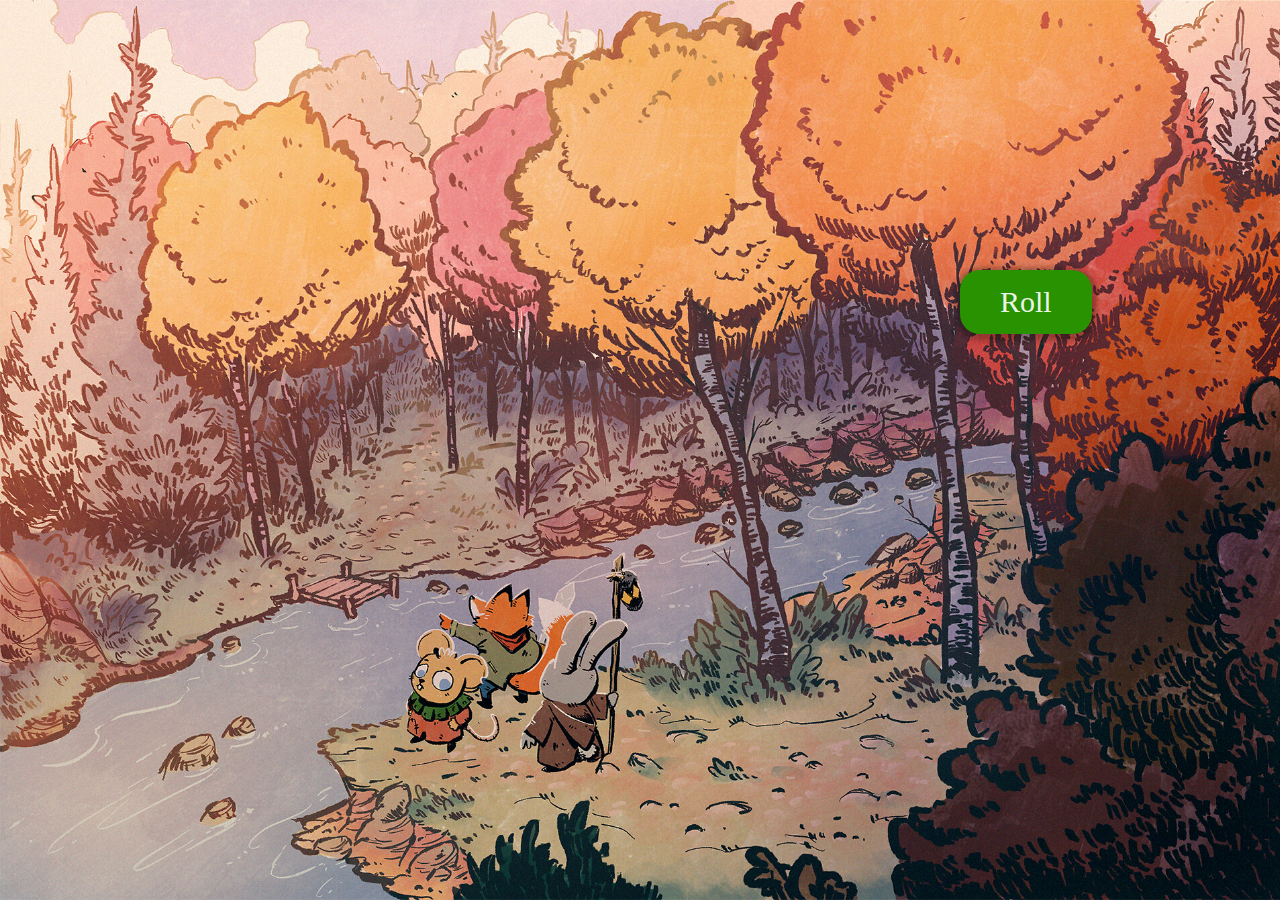
<file: index.html>
<!DOCTYPE html>
<html lang="en">

<head>
    <meta charset="UTF-8">
    <meta name="viewport" content="width=device-width, initial-scale=1.0">
    <link rel="stylesheet" href="./css/main.css">
    <title>Document</title>
</head>

<body>
    <div class="container">
        <div class="adset_btn show">Roll</div>
        <div class="adset_container">
            <ul class="adset_list">

            </ul>
        </div>
    </div>
</body>
<script src="./main.js"></script>

</html>
</file>
<file: css/main.css>
* {
    margin: 0;
    padding: 0;
    box-sizing: border-box;
}



.container {
    background-image: url("../image/ulrick-wery-root-fanart-ulrickwery-01.jpg");
    height: 100vh;
    background-repeat: no-repeat;
    background-size: cover;
    background-position: left bottom 20%;
    position: relative;
    display: flex;
    justify-content: center;
    align-items: center;
}

.adset_btn {
    display: none;
    position: absolute;
    left: 75%;
    top: 30%;
    color: rgba(255, 255, 255, 0.925);
    background-color: rgb(41, 146, 0);
    font-size: 30px;
    padding: 15px 40px;
    border-radius: 20px;
    cursor: pointer;
    font-weight: 500;
    box-shadow: 0 2px 5px 5px rgba(0, 0, 0, 0.26);
}

.adset_btn.show {
    display: block;
}

.adset_btn:hover {
    background-color: rgb(70, 175, 0);
}

.adset_container {
    width: 94%;
    margin: 0 auto;
    padding: 116px 40px;
    background-color: rgba(0, 0, 0, 0.555);
    display: none;
    border-radius: 5px;
}

.adset_list {
    width: 100%;
    display: flex;
    justify-content: space-between;
}

.img_wrap img {
    width: 100%;
}

@keyframes slidedown {
    from {
        opacity: 0;
        transform: translateY(-80%);
    }

    to {
        opacity: 1;
        transform: translateY(0%);
    }
}

.adset_list {
    list-style: none;
}

.adset_list li {
    width: 17%;
    position: relative;
    animation: slidedown 1s calc(var(--i) / 3) forwards;
    opacity: 0;
    background-color: transparent;
}

.adset_item {
    overflow: hidden;
    border-radius: 10px;
    background-color: transparent;
    position: relative;
}

.adset_list li.invalid .adset_item::after {
    content: '';
    display: block;
    position: absolute;
    top: 0;
    left: 0;
    bottom: 0;
    width: 100%;
    background-color: rgba(0, 0, 0, 0.637);
    z-index: 2;
}


.adset_list li.chosen .adset_selected {
    display: block;
}

.adset_list li img {
    display: block;
    height: 100%;
}

.adset_list li .adset_selected {
    display: none;
    position: absolute;
    width: 90%;
    height: unset;
    top: 50%;
    transform-origin: center;
    left: 50%;
    transform: translate(-50%, -50%) rotate(-35deg);
    z-index: 4;
}

.adset_list li:not(.invalid):hover .adset_item {
    transition: all 0.1s linear;
    box-shadow: 0px 0px 20px 8px rgba(255, 255, 255, 0.75);
    cursor: pointer;
}

.adset_container.show {
    display: block;
}

.adset_item_avatar {
    position: absolute;
    width: 41%;
    height: 30%;
    border-radius: 50%;
    overflow: hidden;
    top: 0;
    left: 50%;
    transform: translate(-50%, -110%);
}

.adset_list li.invalid .adset_item_avatar::after {
    content: '';
    display: block;
    position: absolute;
    top: 0;
    left: 0;
    bottom: 0;
    width: 100%;
    background-color: rgba(0, 0, 0, 0.637);
    z-index: 3;
}
</file>
